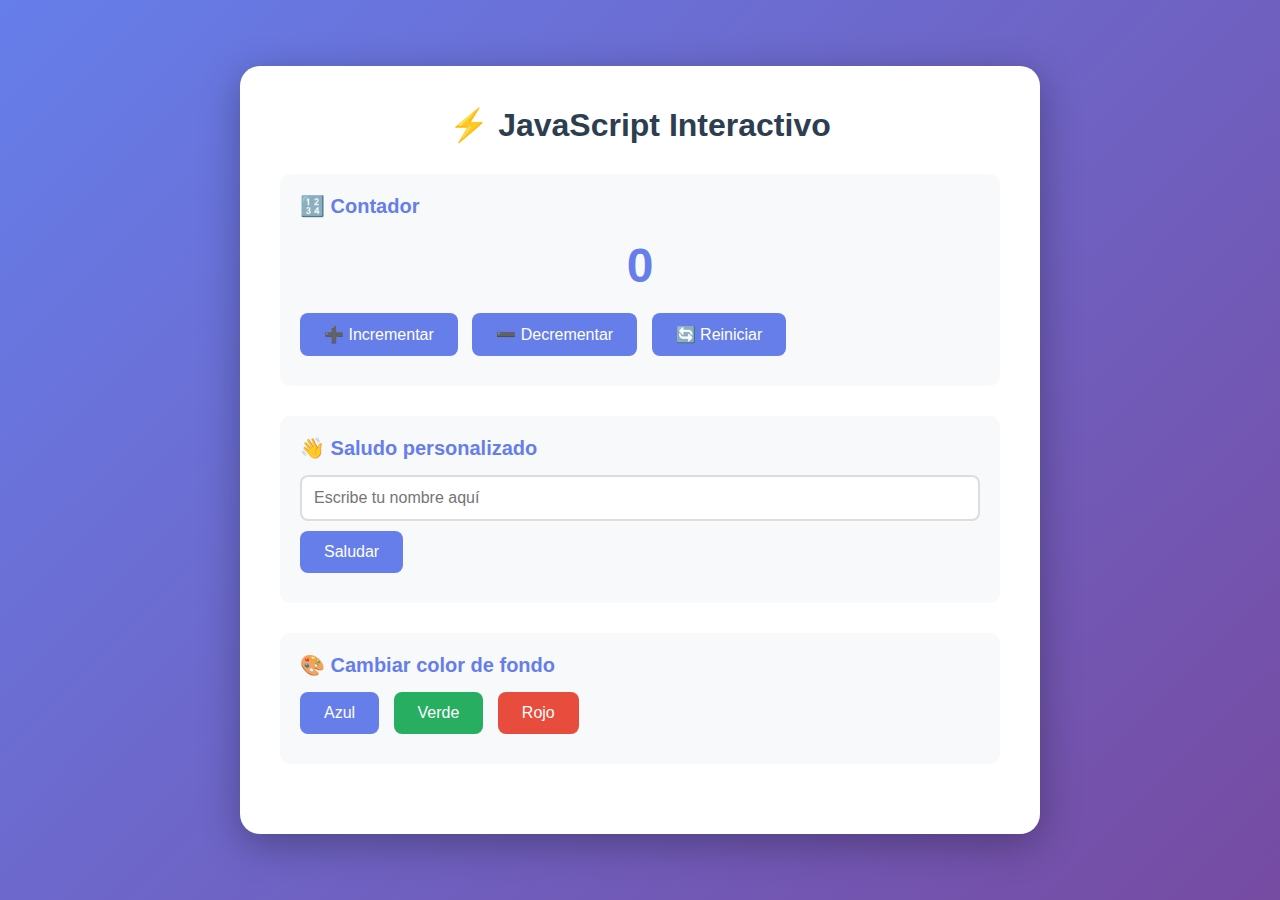
<file: clase2-javascript/actividad1-interactividad/index.html>
<!DOCTYPE html>
<html lang="es">
<head>
    <meta charset="UTF-8">
    <meta name="viewport" content="width=device-width, initial-scale=1.0">
    <title>Actividad 1 - Interactividad</title>
    <style>
        * {
            margin: 0;
            padding: 0;
            box-sizing: border-box;
        }

        body {
            font-family: 'Segoe UI', Tahoma, Geneva, Verdana, sans-serif;
            background: linear-gradient(135deg, #667eea 0%, #764ba2 100%);
            min-height: 100vh;
            display: flex;
            justify-content: center;
            align-items: center;
            padding: 20px;
        }

        .container {
            background: white;
            border-radius: 20px;
            padding: 40px;
            box-shadow: 0 10px 40px rgba(0,0,0,0.3);
            max-width: 800px;
            width: 100%;
        }

        h1 {
            color: #2c3e50;
            margin-bottom: 30px;
            text-align: center;
        }

        .section {
            margin-bottom: 30px;
            padding: 20px;
            background: #f8f9fa;
            border-radius: 10px;
        }

        h2 {
            color: #667eea;
            font-size: 20px;
            margin-bottom: 15px;
        }

        input {
            width: 100%;
            padding: 12px;
            border: 2px solid #ddd;
            border-radius: 8px;
            font-size: 16px;
            margin-bottom: 10px;
        }

        input:focus {
            outline: none;
            border-color: #667eea;
        }

        button {
            background: #667eea;
            color: white;
            border: none;
            padding: 12px 24px;
            border-radius: 8px;
            font-size: 16px;
            cursor: pointer;
            margin-right: 10px;
            margin-bottom: 10px;
            transition: all 0.3s;
        }

        button:hover {
            background: #764ba2;
            transform: translateY(-2px);
        }

        .resultado {
            margin-top: 15px;
            padding: 15px;
            background: white;
            border-radius: 8px;
            border-left: 4px solid #667eea;
            display: none;
        }

        .resultado.mostrar {
            display: block;
        }

        #contador {
            font-size: 48px;
            font-weight: bold;
            color: #667eea;
            text-align: center;
            margin: 20px 0;
        }
    </style>
</head>
<body>
    <div class="container">
        <h1>⚡ JavaScript Interactivo</h1>

        <!-- ========== SECCIÓN 1: CONTADOR ========== -->
        <div class="section">
            <h2>🔢 Contador</h2>
            <div id="contador">0</div>
            <button id="btnIncrementar">➕ Incrementar</button>
            <button id="btnDecrementar">➖ Decrementar</button>
            <button id="btnReiniciar">🔄 Reiniciar</button>
        </div>

        <!-- ========== SECCIÓN 2: SALUDO PERSONALIZADO ========== -->
        <div class="section">
            <h2>👋 Saludo personalizado</h2>
            <input type="text" id="inputNombre" placeholder="Escribe tu nombre aquí">
            <button id="btnSaludar">Saludar</button>
            <div id="resultadoSaludo" class="resultado"></div>
        </div>

        <!-- ========== SECCIÓN 3: CAMBIAR COLOR DE FONDO ========== -->
        <div class="section">
            <h2>🎨 Cambiar color de fondo</h2>
            <button id="btnAzul" style="background: #667eea;">Azul</button>
            <button id="btnVerde" style="background: #27ae60;">Verde</button>
            <button id="btnRojo" style="background: #e74c3c;">Rojo</button>
        </div>
    </div>

    <!-- Conectar con el archivo JavaScript -->
    <script src="script.js"></script>
</body>
</html>
</file>
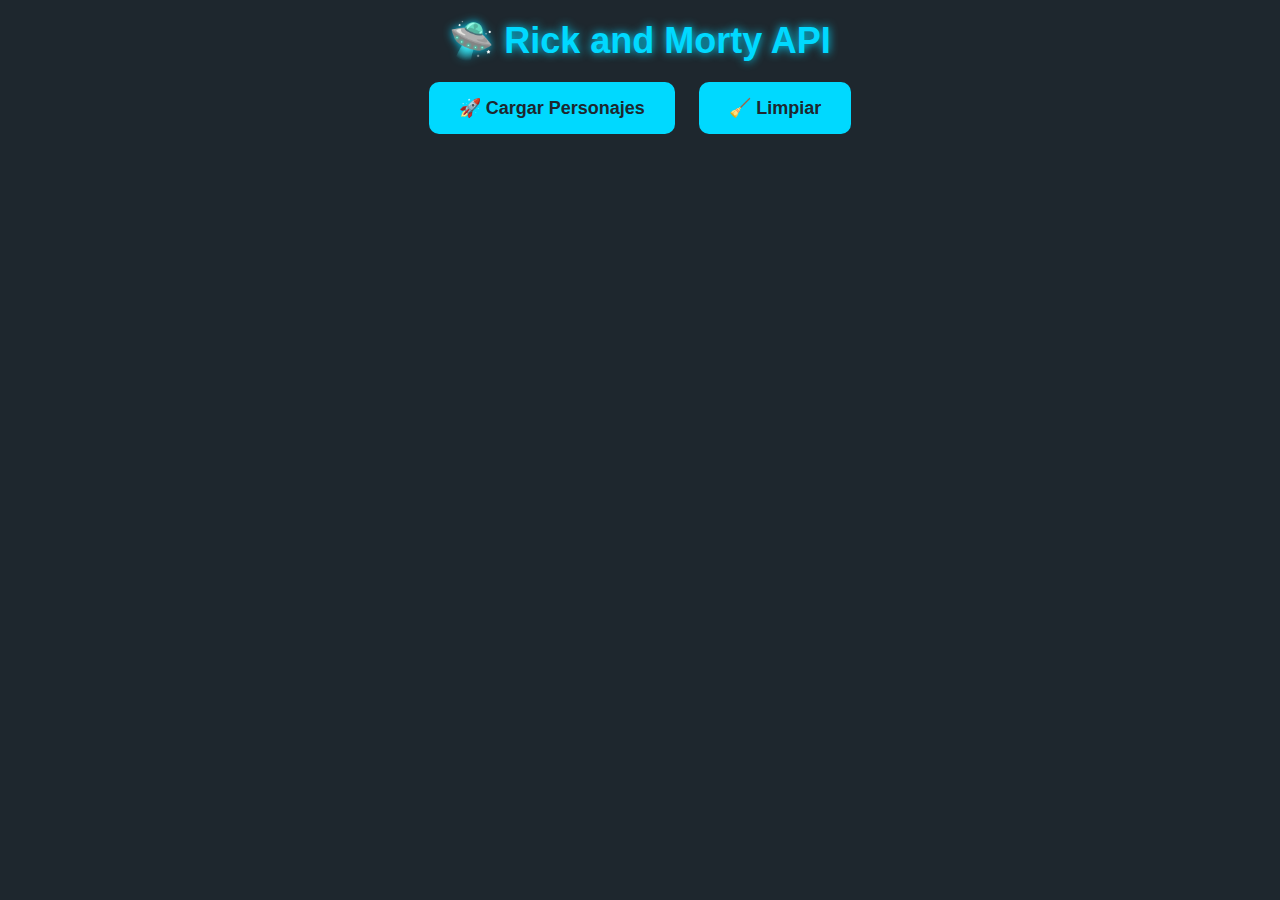
<file: clase2-javascript/actividad2-api-publica/index.html>
<!DOCTYPE html>
<html lang="es">
<head>
    <meta charset="UTF-8">
    <meta name="viewport" content="width=device-width, initial-scale=1.0">
    <title>Actividad 2 - API Rick and Morty</title>
    <style>
        * {
            margin: 0;
            padding: 0;
            box-sizing: border-box;
        }

        body {
            font-family: 'Segoe UI', Tahoma, Geneva, Verdana, sans-serif;
            background: #1e272e;
            color: white;
            padding: 20px;
        }

        .container {
            max-width: 1200px;
            margin: 0 auto;
        }

        h1 {
            text-align: center;
            color: #00d9ff;
            margin-bottom: 20px;
            font-size: 36px;
            text-shadow: 0 0 10px #00d9ff;
        }

        .controles {
            text-align: center;
            margin-bottom: 30px;
        }

        button {
            background: #00d9ff;
            color: #1e272e;
            border: none;
            padding: 15px 30px;
            border-radius: 10px;
            font-size: 18px;
            font-weight: bold;
            cursor: pointer;
            margin: 0 10px;
            transition: all 0.3s;
        }

        button:hover {
            background: #97ff00;
            transform: scale(1.05);
        }

        .loading {
            text-align: center;
            font-size: 24px;
            color: #00d9ff;
            display: none;
        }

        .loading.mostrar {
            display: block;
        }

        .personajes-grid {
            display: grid;
            grid-template-columns: repeat(auto-fill, minmax(250px, 1fr));
            gap: 20px;
        }

        .card {
            background: #2c3e50;
            border-radius: 15px;
            overflow: hidden;
            transition: all 0.3s;
            border: 2px solid transparent;
        }

        .card:hover {
            transform: translateY(-10px);
            box-shadow: 0 10px 30px rgba(0, 217, 255, 0.3);
            border-color: #00d9ff;
        }

        .card img {
            width: 100%;
            height: 250px;
            object-fit: cover;
        }

        .card-info {
            padding: 15px;
        }

        .card h3 {
            color: #00d9ff;
            margin-bottom: 10px;
        }

        .card p {
            color: #bdc3c7;
            margin-bottom: 5px;
        }

        .status {
            display: inline-block;
            padding: 5px 10px;
            border-radius: 5px;
            font-size: 12px;
            font-weight: bold;
            margin-top: 10px;
        }

        .status.alive {
            background: #27ae60;
        }

        .status.dead {
            background: #e74c3c;
        }

        .status.unknown {
            background: #95a5a6;
        }
    </style>
</head>
<body>
    <div class="container">
        <h1>🛸 Rick and Morty API</h1>

        <div class="controles">
            <button id="btnCargar">🚀 Cargar Personajes</button>
            <button id="btnLimpiar">🧹 Limpiar</button>
        </div>

        <div id="loading" class="loading">
            ⏳ Cargando personajes...
        </div>

        <div id="personajes" class="personajes-grid"></div>
    </div>

    <script src="script.js"></script>
</body>
</html>
</file>
